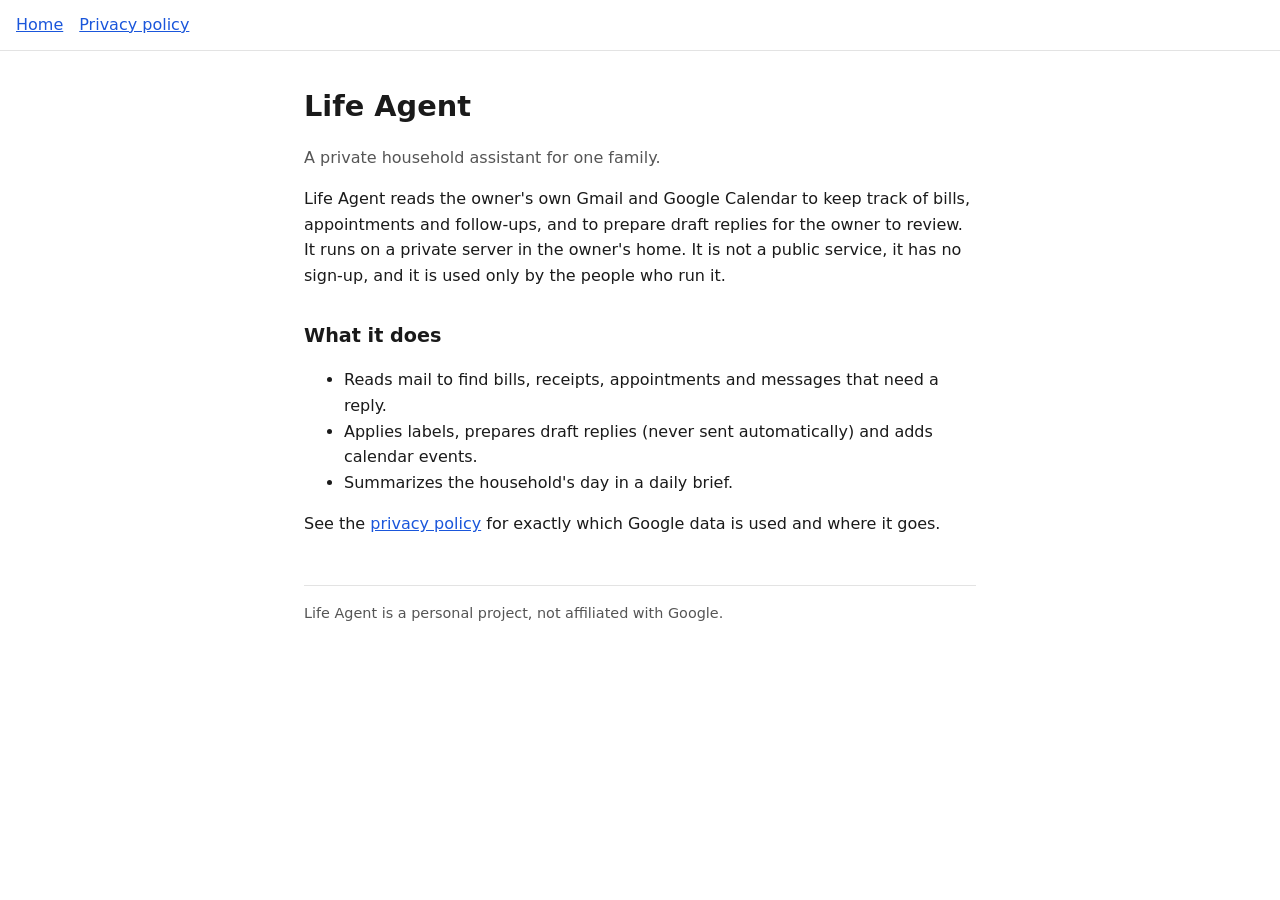
<file: index.html>
<!doctype html>
<html lang="en"><head><meta charset="utf-8"><meta name="viewport" content="width=device-width,initial-scale=1">
<title>Life Agent</title><link rel="stylesheet" href="style.css"></head>
<body><nav><a href="./">Home</a><a href="privacy.html">Privacy policy</a></nav>
<main>
<h1>Life Agent</h1>
<p class="muted">A private household assistant for one family.</p>
<p>Life Agent reads the owner's own Gmail and Google Calendar to keep track of bills, appointments and
follow-ups, and to prepare draft replies for the owner to review. It runs on a private server in the owner's home.
It is not a public service, it has no sign-up, and it is used only by the people who run it.</p>
<h2>What it does</h2>
<ul>
<li>Reads mail to find bills, receipts, appointments and messages that need a reply.</li>
<li>Applies labels, prepares draft replies (never sent automatically) and adds calendar events.</li>
<li>Summarizes the household's day in a daily brief.</li>
</ul>
<p>See the <a href="privacy.html">privacy policy</a> for exactly which Google data is used and where it goes.</p>
<footer>Life Agent is a personal project, not affiliated with Google.</footer>
</main></body></html>
</file>
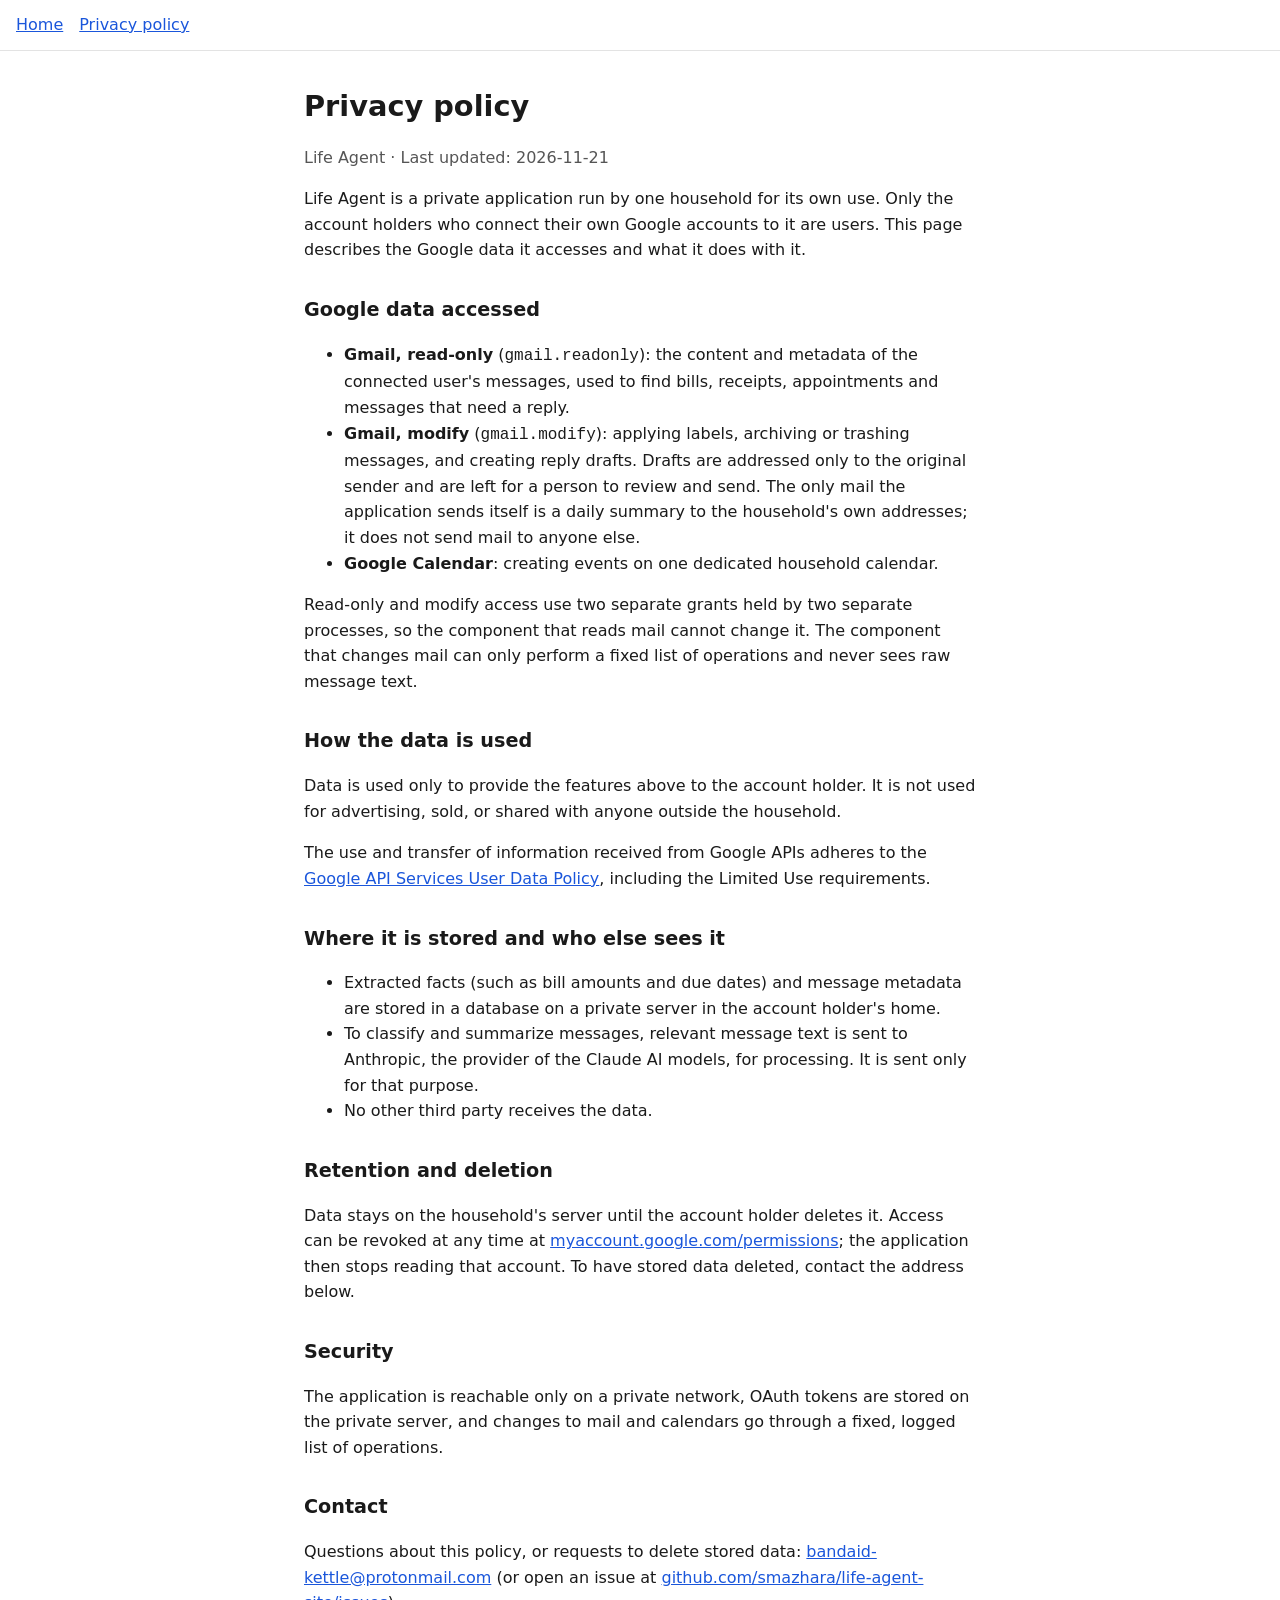
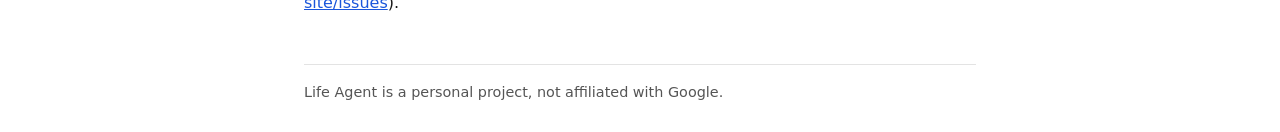
<file: privacy.html>
<!doctype html>
<html lang="en"><head><meta charset="utf-8"><meta name="viewport" content="width=device-width,initial-scale=1">
<title>Privacy policy - Life Agent</title><link rel="stylesheet" href="style.css"></head>
<body><nav><a href="./">Home</a><a href="privacy.html">Privacy policy</a></nav>
<main>
<h1>Privacy policy</h1>
<p class="muted">Life Agent &middot; Last updated: 2026-11-21</p>
<p>Life Agent is a private application run by one household for its own use. Only the account holders who
connect their own Google accounts to it are users. This page describes the Google data it accesses and what
it does with it.</p>

<h2>Google data accessed</h2>
<ul>
<li><strong>Gmail, read-only</strong> (<code>gmail.readonly</code>): the content and metadata of the connected user's messages,
used to find bills, receipts, appointments and messages that need a reply.</li>
<li><strong>Gmail, modify</strong> (<code>gmail.modify</code>): applying labels, archiving or trashing messages, and creating
reply drafts. Drafts are addressed only to the original sender and are left for a person to review and send. The only
mail the application sends itself is a daily summary to the household's own addresses; it does not send mail to anyone else.</li>
<li><strong>Google Calendar</strong>: creating events on one dedicated household calendar.</li>
</ul>
<p>Read-only and modify access use two separate grants held by two separate processes, so the component that reads mail cannot change it.
The component that changes mail can only perform a fixed list of operations and never sees raw message text.</p>

<h2>How the data is used</h2>
<p>Data is used only to provide the features above to the account holder. It is not used for advertising, sold,
or shared with anyone outside the household.</p>
<p>The use and transfer of information received from Google APIs adheres to the
<a href="https://developers.google.com/terms/api-services-user-data-policy">Google API Services User Data Policy</a>,
including the Limited Use requirements.</p>

<h2>Where it is stored and who else sees it</h2>
<ul>
<li>Extracted facts (such as bill amounts and due dates) and message metadata are stored in a database on a private server in the account holder's home.</li>
<li>To classify and summarize messages, relevant message text is sent to Anthropic, the provider of the Claude AI models, for
processing. It is sent only for that purpose.</li>
<li>No other third party receives the data.</li>
</ul>

<h2>Retention and deletion</h2>
<p>Data stays on the household's server until the account holder deletes it. Access can be revoked at any time at
<a href="https://myaccount.google.com/permissions">myaccount.google.com/permissions</a>; the application then
stops reading that account. To have stored data deleted, contact the address below.</p>

<h2>Security</h2>
<p>The application is reachable only on a private network, OAuth tokens are stored on the private server, and changes
to mail and calendars go through a fixed, logged list of operations.</p>

<h2>Contact</h2>
<p>Questions about this policy, or requests to delete stored data:
<a href="mailto:bandaid-kettle@protonmail.com">bandaid-kettle@protonmail.com</a>
(or open an issue at <a href="https://github.com/smazhara/life-agent-site/issues">github.com/smazhara/life-agent-site/issues</a>).</p>
<footer>Life Agent is a personal project, not affiliated with Google.</footer>
</main></body></html>
</file>
<file: style.css>
:root{--bg:#fff;--fg:#1a1a1a;--muted:#555;--line:#e3e3e3;--link:#1a56db}
@media (prefers-color-scheme:dark){:root{--bg:#111;--fg:#eee;--muted:#aaa;--line:#333;--link:#8ab4ff}}
body{margin:0;background:var(--bg);color:var(--fg);font:16px/1.6 system-ui,sans-serif}
main{max-width:42rem;margin:0 auto;padding:2rem 1rem}
h1{font-size:1.8rem;margin:0 0 .5rem}h2{font-size:1.2rem;margin:2rem 0 .5rem}
p,li{color:var(--fg)}.muted{color:var(--muted)}a{color:var(--link)}
nav{border-bottom:1px solid var(--line);padding:.75rem 1rem}nav a{margin-right:1rem}
footer{border-top:1px solid var(--line);margin-top:3rem;padding-top:1rem;color:var(--muted);font-size:.9rem}
</file>
